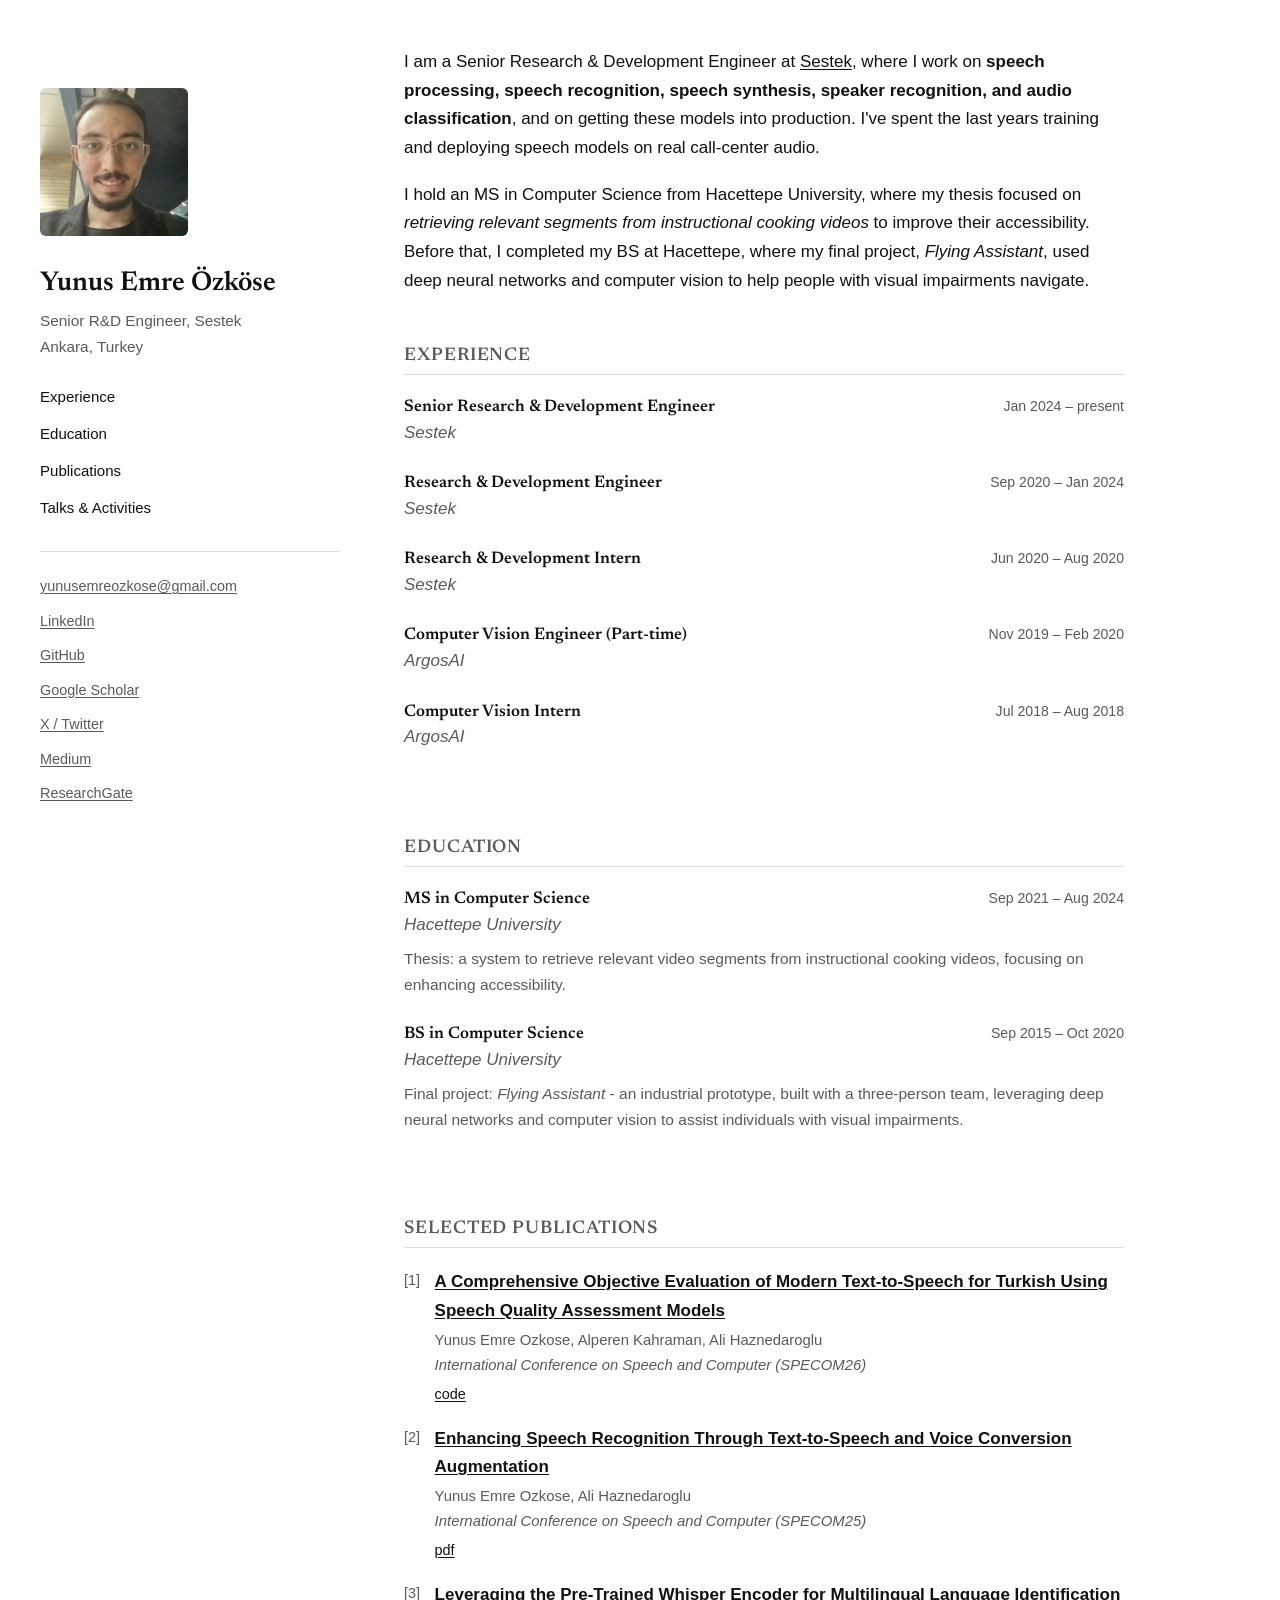
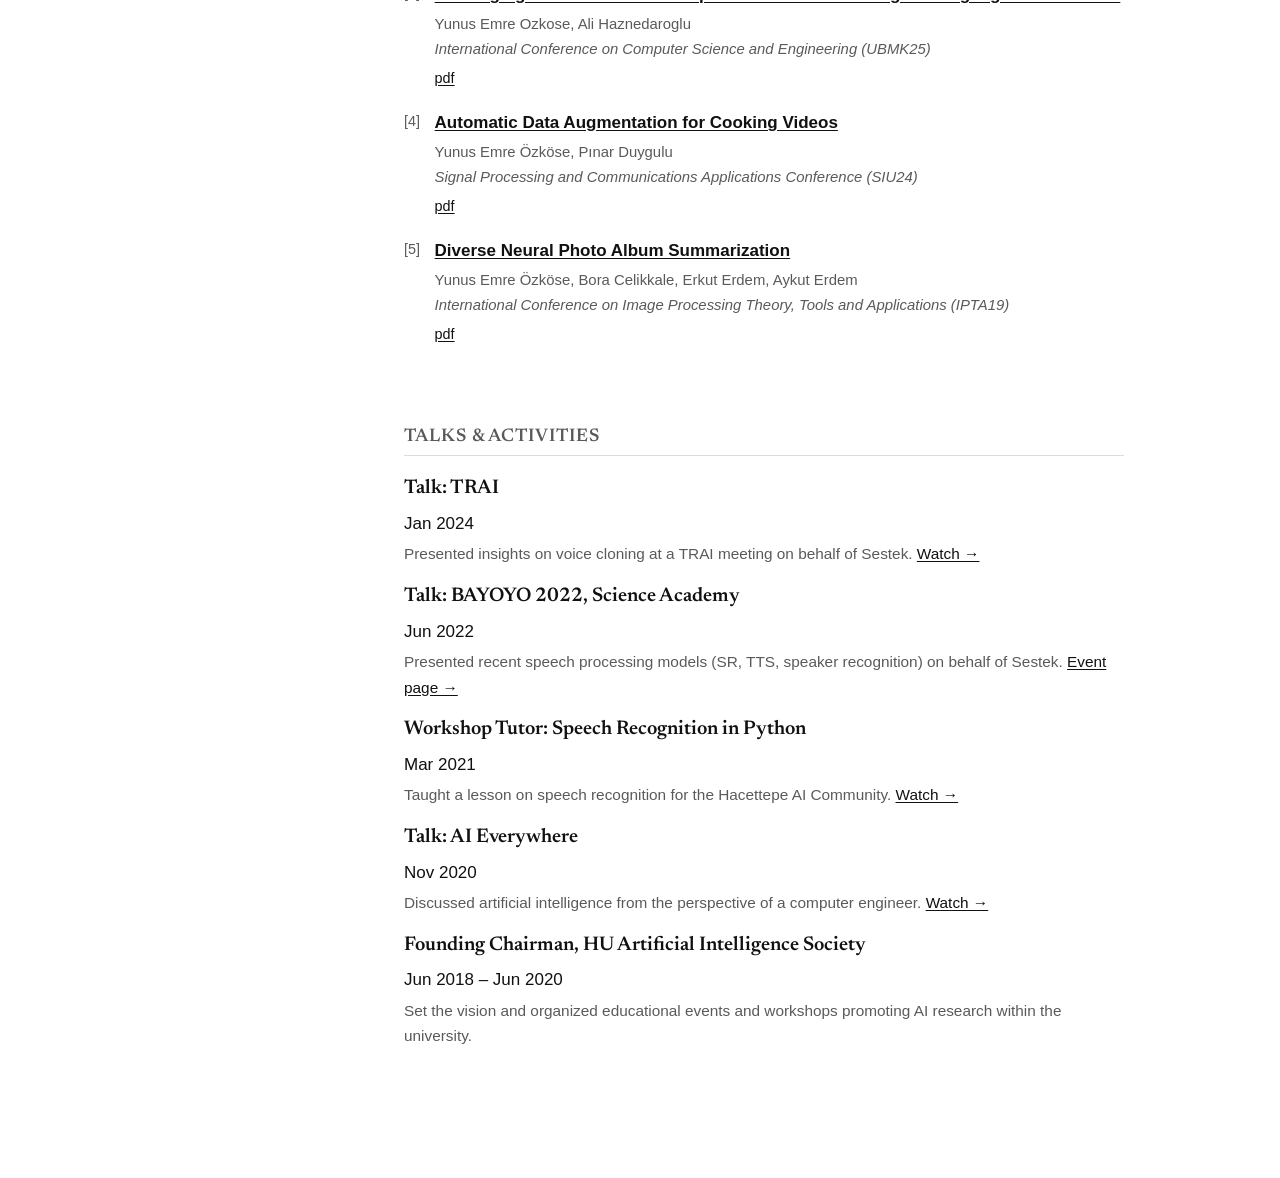
<file: index.html>
<!DOCTYPE html>
<html lang="en">
<head>
  <meta charset="UTF-8">
  <meta name="viewport" content="width=device-width, initial-scale=1">
  <title>Yunus Emre Özköse</title>
  <meta name="description" content="Yunus Emre Özköse - Senior R&D Engineer specializing in speech processing (speech recognition, speech synthesis, speaker recognition).">
  <meta name="keywords" content="Yunus Emre Ozkose, speech processing, speech recognition, speech synthesis, speaker recognition, deep learning, computer vision">
  <meta name="author" content="Yunus Emre Özköse">

  <link rel="preconnect" href="https://fonts.googleapis.com">
  <link rel="preconnect" href="https://fonts.gstatic.com" crossorigin>
  <link href="https://fonts.googleapis.com/css2?family=Newsreader:wght@500;600;700&display=swap" rel="stylesheet">
  <link rel="stylesheet" href="./styles/main.css">
</head>
<body>

  <div class="page">

    <aside class="sidebar">
      <img class="avatar" src="./styles/profile_photo.jpg" alt="Yunus Emre Özköse">
      <h1>Yunus Emre Özköse</h1>
      <p class="role">Senior R&amp;D Engineer, Sestek<br>Ankara, Turkey</p>

      <nav>
        <ul>
          <li><a href="#experience">Experience</a></li>
          <li><a href="#education">Education</a></li>
          <li><a href="#publications">Publications</a></li>
          <li><a href="#talks">Talks &amp; Activities</a></li>
          <!-- <li><a href="./pocket/documents/yunusemreozkose.pdf">CV (PDF)</a></li> -->
        </ul>
      </nav>

      <ul class="contact-links">
        <li><a href="mailto:yunusemreozkose@gmail.com">yunusemreozkose@gmail.com</a></li>
        <li><a href="https://www.linkedin.com/in/yunusemreozkose/" target="_blank" rel="noopener noreferrer">LinkedIn</a></li>
        <li><a href="https://github.com/EmreOzkose" target="_blank" rel="noopener noreferrer">GitHub</a></li>
        <li><a href="https://scholar.google.com/citations?user=vI5qsS4AAAAJ&hl=tr" target="_blank" rel="noopener noreferrer">Google Scholar</a></li>
        <li><a href="https://x.com/yunusemreozkose" target="_blank" rel="noopener noreferrer">X / Twitter</a></li>
        <li><a href="https://medium.com/@yozkose3" target="_blank" rel="noopener noreferrer">Medium</a></li>
        <li><a href="https://www.researchgate.net/profile/Yunus-Ozkose">ResearchGate</a></li>
      </ul>
    </aside>

    <main>

      <div class="bio">
        <p>
          I am a Senior Research &amp; Development Engineer at <a href="https://www.sestek.com/" target="_blank" rel="noopener noreferrer">Sestek</a>,
          where I work on <strong>speech processing, speech recognition, speech synthesis, speaker recognition,
          and audio classification</strong>, and on getting these models into production. I've spent the last years training
          and deploying speech models on real call-center audio.
        </p>
        <p>
          I hold an MS in Computer Science from Hacettepe University, where my thesis focused on <em>retrieving relevant
          segments from instructional cooking videos</em> to improve their accessibility. Before that, I completed my BS at
          Hacettepe, where my final project, <em>Flying Assistant</em>, used deep neural networks and computer vision
          to help people with visual impairments navigate.
        </p>
      </div>

      <section id="experience">
        <h2>Experience</h2>

        <div class="entry">
          <div class="entry-head">
            <h3>Senior Research &amp; Development Engineer</h3>
            <span class="when">Jan 2024 – present</span>
          </div>
          <span class="org">Sestek</span>
        </div>

        <div class="entry">
          <div class="entry-head">
            <h3>Research &amp; Development Engineer</h3>
            <span class="when">Sep 2020 – Jan 2024</span>
          </div>
          <span class="org">Sestek</span>
        </div>

        <div class="entry">
          <div class="entry-head">
            <h3>Research &amp; Development Intern</h3>
            <span class="when">Jun 2020 – Aug 2020</span>
          </div>
          <span class="org">Sestek</span>
        </div>

        <div class="entry">
          <div class="entry-head">
            <h3>Computer Vision Engineer (Part-time)</h3>
            <span class="when">Nov 2019 – Feb 2020</span>
          </div>
          <span class="org">ArgosAI</span>
        </div>

        <div class="entry">
          <div class="entry-head">
            <h3>Computer Vision Intern</h3>
            <span class="when">Jul 2018 – Aug 2018</span>
          </div>
          <span class="org">ArgosAI</span>
        </div>
      </section>

      <section id="education">
        <h2>Education</h2>

        <div class="entry">
          <div class="entry-head">
            <h3>MS in Computer Science</h3>
            <span class="when">Sep 2021 – Aug 2024</span>
          </div>
          <span class="org">Hacettepe University</span>
          <p>Thesis: a system to retrieve relevant video segments from instructional cooking videos, focusing on enhancing accessibility.</p>
        </div>

        <div class="entry">
          <div class="entry-head">
            <h3>BS in Computer Science</h3>
            <span class="when">Sep 2015 – Oct 2020</span>
          </div>
          <span class="org">Hacettepe University</span>
          <p>Final project: <em>Flying Assistant</em> - an industrial prototype, built with a three-person team, leveraging deep neural networks and computer vision to assist individuals with visual impairments.</p>
        </div>
      </section>

      <section id="publications">
        <h2>Selected Publications</h2>
        <ol class="pub-list">
          <li>
            <a class="pub-title" href="https://link.springer.com/chapter/10.1007/978-3-032-37867-5_31" target="_blank" rel="noopener noreferrer">A Comprehensive Objective Evaluation of Modern Text-to-Speech for Turkish Using Speech Quality Assessment Models</a>
            <div class="pub-meta">Yunus Emre Ozkose, Alperen Kahraman, Ali Haznedaroglu</div>
            <div class="pub-venue">International Conference on Speech and Computer (SPECOM26)</div>
            <div class="pub-links"><a href="https://github.com/EmreOzkose/tr-tts-eval" target="_blank" rel="noopener noreferrer">code</a></div>
          </li>
          <li>
            <a class="pub-title" href="https://doi.org/10.1007/978-3-032-07959-6_4" target="_blank" rel="noopener noreferrer">Enhancing Speech Recognition Through Text-to-Speech and Voice Conversion Augmentation</a>
            <div class="pub-meta">Yunus Emre Ozkose, Ali Haznedaroglu</div>
            <div class="pub-venue">International Conference on Speech and Computer (SPECOM25)</div>
            <div class="pub-links"><a href="./publications/specom25_enhancing_speech_recognition.pdf" target="_blank" rel="noopener noreferrer">pdf</a></div>
          </li>
          <li>
            <a class="pub-title" href="https://doi.org/10.1109/UBMK67458.2025.11206859" target="_blank" rel="noopener noreferrer">Leveraging the Pre-Trained Whisper Encoder for Multilingual Language Identification</a>
            <div class="pub-meta">Yunus Emre Ozkose, Ali Haznedaroglu</div>
            <div class="pub-venue">International Conference on Computer Science and Engineering (UBMK25)</div>
            <div class="pub-links"><a href="./publications/ubmk25_leveraging_the_pre-trained.pdf" target="_blank" rel="noopener noreferrer">pdf</a></div>
          </li>
          <li>
            <a class="pub-title" href="https://doi.org/10.1109/SIU61531.2024.10600845" target="_blank" rel="noopener noreferrer">Automatic Data Augmentation for Cooking Videos</a>
            <div class="pub-meta">Yunus Emre Özköse, Pınar Duygulu</div>
            <div class="pub-venue">Signal Processing and Communications Applications Conference (SIU24)</div>
            <div class="pub-links"><a href="./publications/siu24_automatic_data_augmentation.pdf" target="_blank" rel="noopener noreferrer">pdf</a></div>
          </li>
          <!-- <li>
            <a class="pub-title" href="https://doi.org/10.1109/SIU59756.2023.10224043" target="_blank" rel="noopener noreferrer">Alignment of Image-Text and Video-Text Datasets</a>
            <div class="pub-meta">Yunus Emre Özköse, Zeynep Gökçe, Pınar Duygulu</div>
            <div class="pub-venue">Signal Processing and Communications Applications Conference (SIU23)</div>
            <div class="pub-links"><a href="./publications/siu23_alignment_of_image-text.pdf" target="_blank" rel="noopener noreferrer">pdf</a></div>
          </li> -->
          <li>
            <a class="pub-title" href="https://doi.org/10.1109/IPTA.2019.8936084" target="_blank" rel="noopener noreferrer">Diverse Neural Photo Album Summarization</a>
            <div class="pub-meta">Yunus Emre Özköse, Bora Celikkale, Erkut Erdem, Aykut Erdem</div>
            <div class="pub-venue">International Conference on Image Processing Theory, Tools and Applications (IPTA19)</div>
            <div class="pub-links"><a href="./publications/ipta19_diverse_neural_photo.pdf" target="_blank" rel="noopener noreferrer">pdf</a></div>
          </li>
          <!-- <li>
            <span class="pub-title">Finding Location of a Photograph with Deep Learning</span>
            <div class="pub-meta">Yunus Emre Özköse, Tarik Ayberk Yilikoglu, Levent Karacan, Aykut Erdem</div>
            <div class="pub-venue">Signal Processing and Communications Applications Conference (SIU)</div>
            <div class="pub-links"><a href="./publications/siu18_finding_location_of.pdf" target="_blank" rel="noopener noreferrer">pdf</a></div>
          </li> -->
        </ol>
      </section>

      <section id="talks">
        <h2>Talks &amp; Activities</h2>
        <ul class="talk-list">
          <li>
            <div class="entry-head"><h3>Talk: TRAI</h3><span class="when">Jan 2024</span></div>
            <p>Presented insights on voice cloning at a TRAI meeting on behalf of Sestek. <a href="https://www.youtube.com/watch?v=Gl85poAanpc&t=2796" target="_blank" rel="noopener noreferrer">Watch →</a></p>
          </li>
          <li>
            <div class="entry-head"><h3>Talk: BAYOYO 2022, Science Academy</h3><span class="when">Jun 2022</span></div>
            <p>Presented recent speech processing models (SR, TTS, speaker recognition) on behalf of Sestek. <a href="https://yazokulu.bilimakademisi.org/yapayogrenme/2022/en" target="_blank" rel="noopener noreferrer">Event page →</a></p>
          </li>
          <li>
            <div class="entry-head"><h3>Workshop Tutor: Speech Recognition in Python</h3><span class="when">Mar 2021</span></div>
            <p>Taught a lesson on speech recognition for the Hacettepe AI Community. <a href="https://www.youtube.com/watch?v=sTFGBM1gvTU" target="_blank" rel="noopener noreferrer">Watch →</a></p>
          </li>
          <li>
            <div class="entry-head"><h3>Talk: AI Everywhere</h3><span class="when">Nov 2020</span></div>
            <p>Discussed artificial intelligence from the perspective of a computer engineer. <a href="https://www.youtube.com/watch?v=RslALRXLImA" target="_blank" rel="noopener noreferrer">Watch →</a></p>
          </li>
          <li>
            <div class="entry-head"><h3>Founding Chairman, HU Artificial Intelligence Society</h3><span class="when">Jun 2018 – Jun 2020</span></div>
            <p>Set the vision and organized educational events and workshops promoting AI research within the university.</p>
          </li>
        </ul>
      </section>

      <!-- <footer id="contact">
        <p>© 2026 Yunus Emre Özköse</p>
      </footer> -->

    </main>

  </div>

</body>
</html>
</file>
<file: styles/main.css>
/* ---------- Design tokens ---------- */
:root {
  --bg: #ffffff;
  --text: #111111;
  --text-muted: #5a5a5a;
  --accent: #111111;
  --border: #dcdcdc;
  --content-max: 720px;
  --serif: "Newsreader", Georgia, "Times New Roman", serif;
  --sans: -apple-system, BlinkMacSystemFont, "Segoe UI", Helvetica, Arial, sans-serif;
}

* { box-sizing: border-box; }

body {
  margin: 0;
  background: var(--bg);
  color: var(--text);
  font-family: var(--sans);
  font-size: 17px;
  line-height: 1.68;
  -webkit-font-smoothing: antialiased;
}

a { color: var(--accent); text-decoration: underline; text-underline-offset: 2px; }
a:hover { text-decoration: none; }

h1, h2, h3 {
  font-family: var(--serif);
  font-weight: 600;
  line-height: 1.3;
  color: var(--text);
  margin: 0 0 0.4em;
}

p { margin: 0 0 1.1em; }
ul { margin: 0 0 1.1em; padding-left: 1.3em; }
li { margin-bottom: 0.35em; }

/* ---------- Page layout: sidebar + content, uses full width ---------- */
.page {
  max-width: 1360px;
  margin: 0 auto;
  padding: 0 40px;
  display: grid;
  grid-template-columns: 300px minmax(0, 1fr);
  gap: 64px;
  align-items: start;
}

@media (max-width: 900px) {
  .page {
    grid-template-columns: 1fr;
    gap: 0;
    padding: 0 24px;
  }
}

/* ---------- Sidebar ---------- */
.sidebar {
  position: sticky;
  top: 40px;
  padding: 48px 0;
}

@media (max-width: 900px) {
  .sidebar { position: static; padding: 32px 0 8px; }
}

.sidebar img.avatar {
  width: 148px;
  height: 148px;
  object-fit: cover;
  border-radius: 6px;
  margin-bottom: 20px;
}

.sidebar h1 {
  font-size: 1.7rem;
  margin-bottom: 0.25em;
}

.sidebar .role {
  color: var(--text-muted);
  font-size: 0.96rem;
  margin-bottom: 1.4em;
}

.sidebar nav ul {
  list-style: none;
  padding: 0;
  margin: 0 0 1.6em;
}

.sidebar nav a {
  display: block;
  padding: 3px 0;
  color: var(--text);
  font-size: 0.94rem;
  text-decoration: none;
}

.sidebar nav a:hover { color: var(--accent); }

.sidebar .contact-links {
  list-style: none;
  padding: 0;
  margin: 0;
  border-top: 1px solid var(--border);
  padding-top: 1.2em;
}

.sidebar .contact-links li { margin-bottom: 0.35em; }

.sidebar .contact-links a {
  color: var(--text-muted);
  font-size: 0.9rem;
}

.sidebar .contact-links a:hover { color: var(--accent); }

/* ---------- Main content ---------- */
main { padding: 48px 0 80px; min-width: 0; }

main > .bio { max-width: var(--content-max); margin-bottom: 8px; }
main > .bio p { margin-bottom: 1.1em; }

section { max-width: var(--content-max); padding: 30px 0; }

section h2 {
  font-size: 1.15rem;
  text-transform: uppercase;
  letter-spacing: 0.05em;
  color: var(--text-muted);
  border-bottom: 1px solid var(--border);
  padding-bottom: 6px;
  margin-bottom: 1.1em;
}

/* ---------- Experience / Education ---------- */
.entry { margin-bottom: 1.4em; }

.entry .entry-head {
  display: flex;
  justify-content: space-between;
  align-items: baseline;
  gap: 12px;
  flex-wrap: wrap;
}

.entry h3 {
  font-size: 1.05rem;
  margin-bottom: 0;
}

.entry .when {
  color: var(--text-muted);
  font-size: 0.88rem;
  white-space: nowrap;
}

.entry .org {
  display: block;
  font-style: italic;
  color: var(--text-muted);
  margin-bottom: 0.4em;
}

.entry p {
  color: var(--text-muted);
  font-size: 0.97rem;
  margin-bottom: 0;
}

/* ---------- Publications ---------- */
.pub-list { list-style: none; padding-left: 0; counter-reset: pub; }

.pub-list li {
  counter-increment: pub;
  padding-left: 1.8em;
  position: relative;
  margin-bottom: 1.1em;
}

.pub-list li::before {
  content: "[" counter(pub) "]";
  position: absolute;
  left: 0;
  color: var(--text-muted);
  font-size: 0.9rem;
}

.pub-title { display: block; font-weight: 600; color: var(--text); }
.pub-title:hover { color: var(--accent); }
.pub-meta { color: var(--text-muted); font-size: 0.93rem; margin-top: 0.15em; }
.pub-venue { color: var(--text-muted); font-size: 0.93rem; font-style: italic; }
.pub-links { margin-top: 0.3em; font-size: 0.9rem; }

/* ---------- Talks / activities ---------- */
.talk-list { list-style: none; padding-left: 0; }
.talk-list li { margin-bottom: 1em; }
.talk-list .entry-head { margin-bottom: 0.15em; }
.talk-list p { margin-bottom: 0.25em; color: var(--text-muted); font-size: 0.96rem; }

/* ---------- Footer ---------- */
footer {
  color: var(--text-muted);
  font-size: 0.88rem;
  border-top: 1px solid var(--border);
  padding-top: 20px;
  max-width: var(--content-max);
}
</file>
